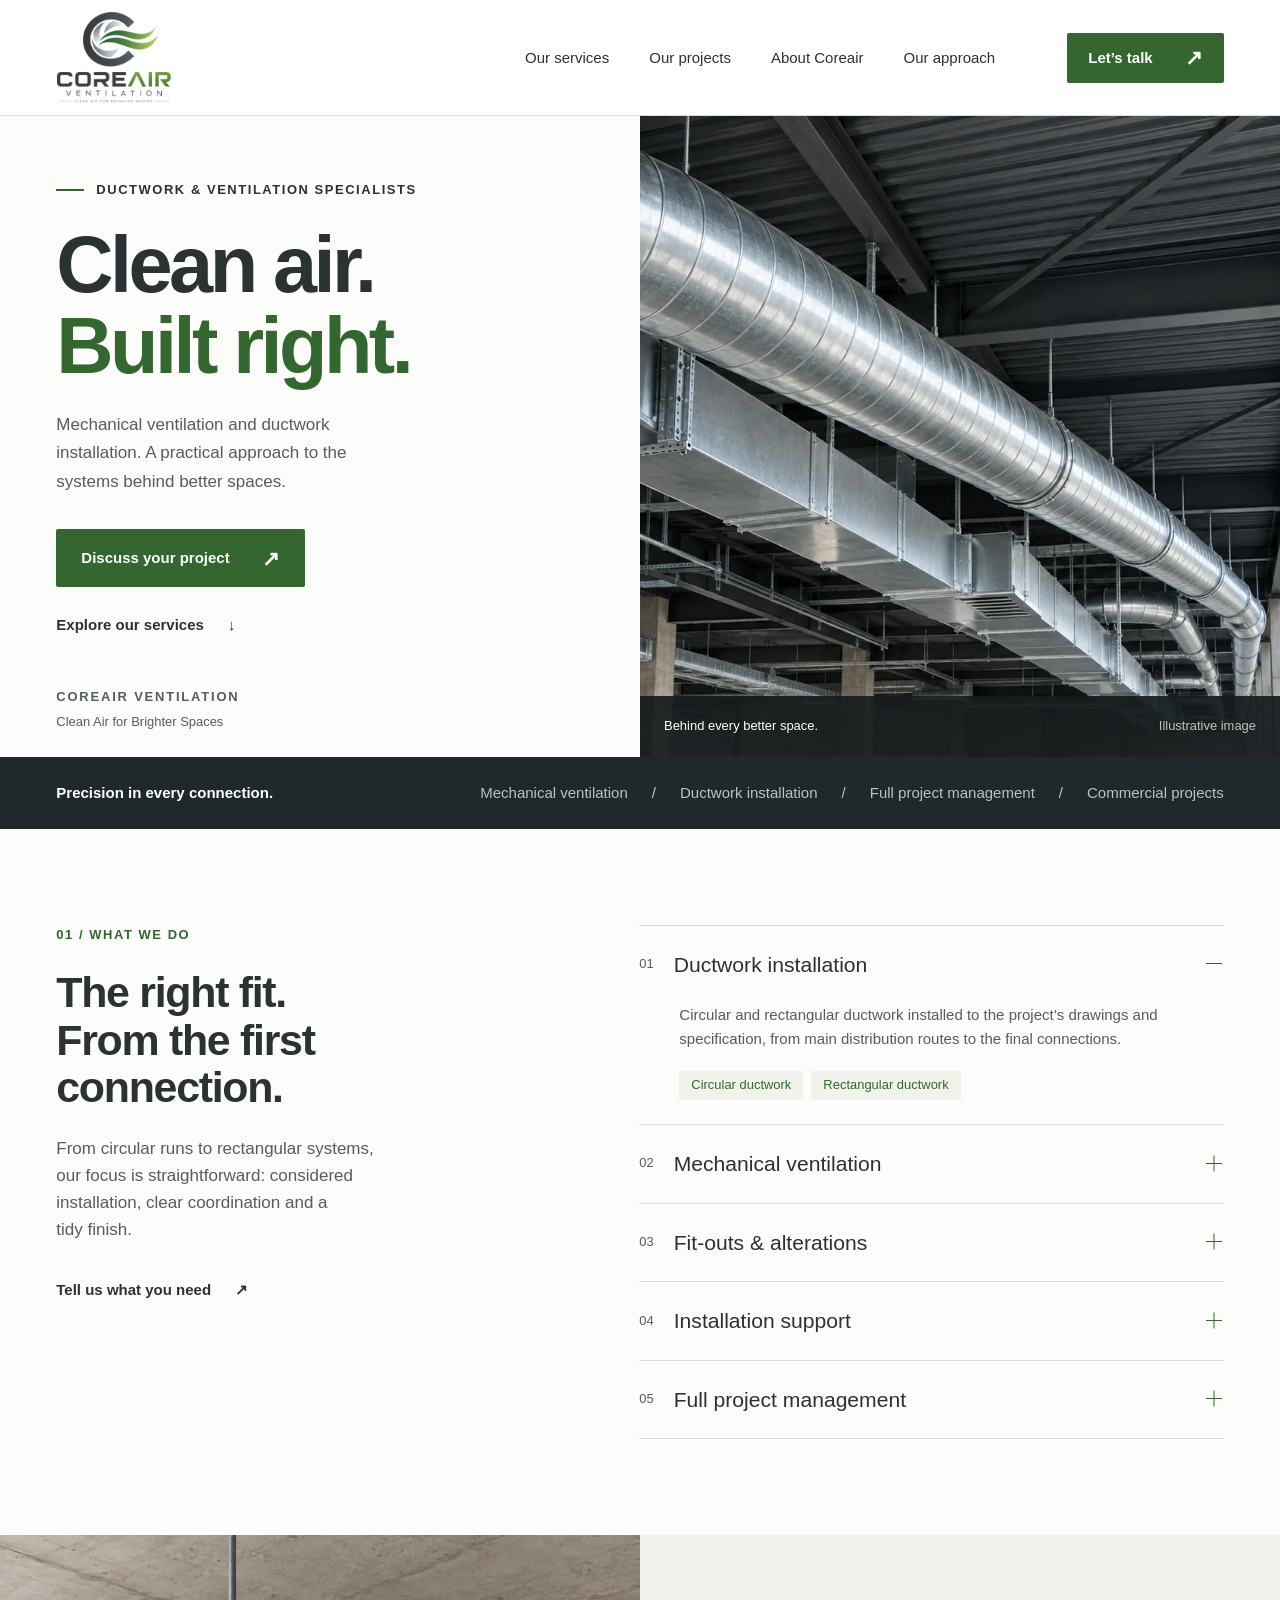
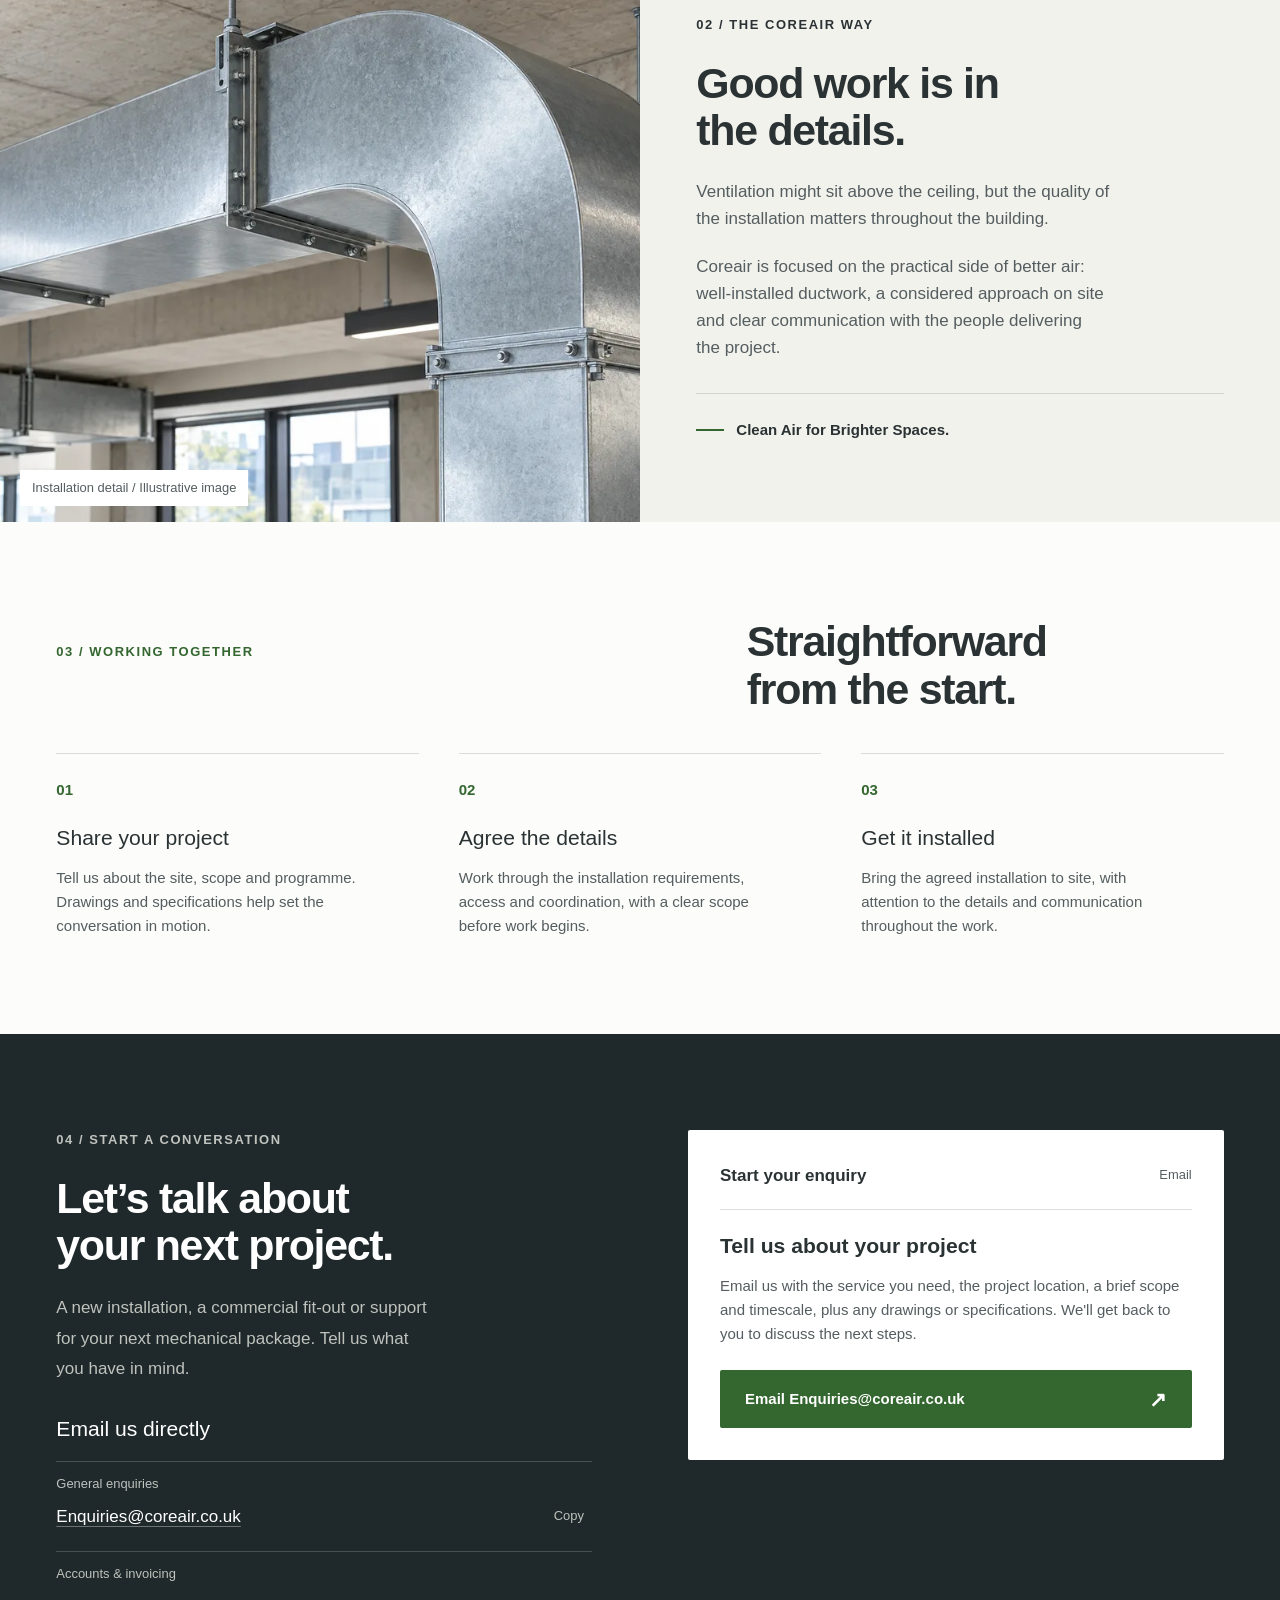
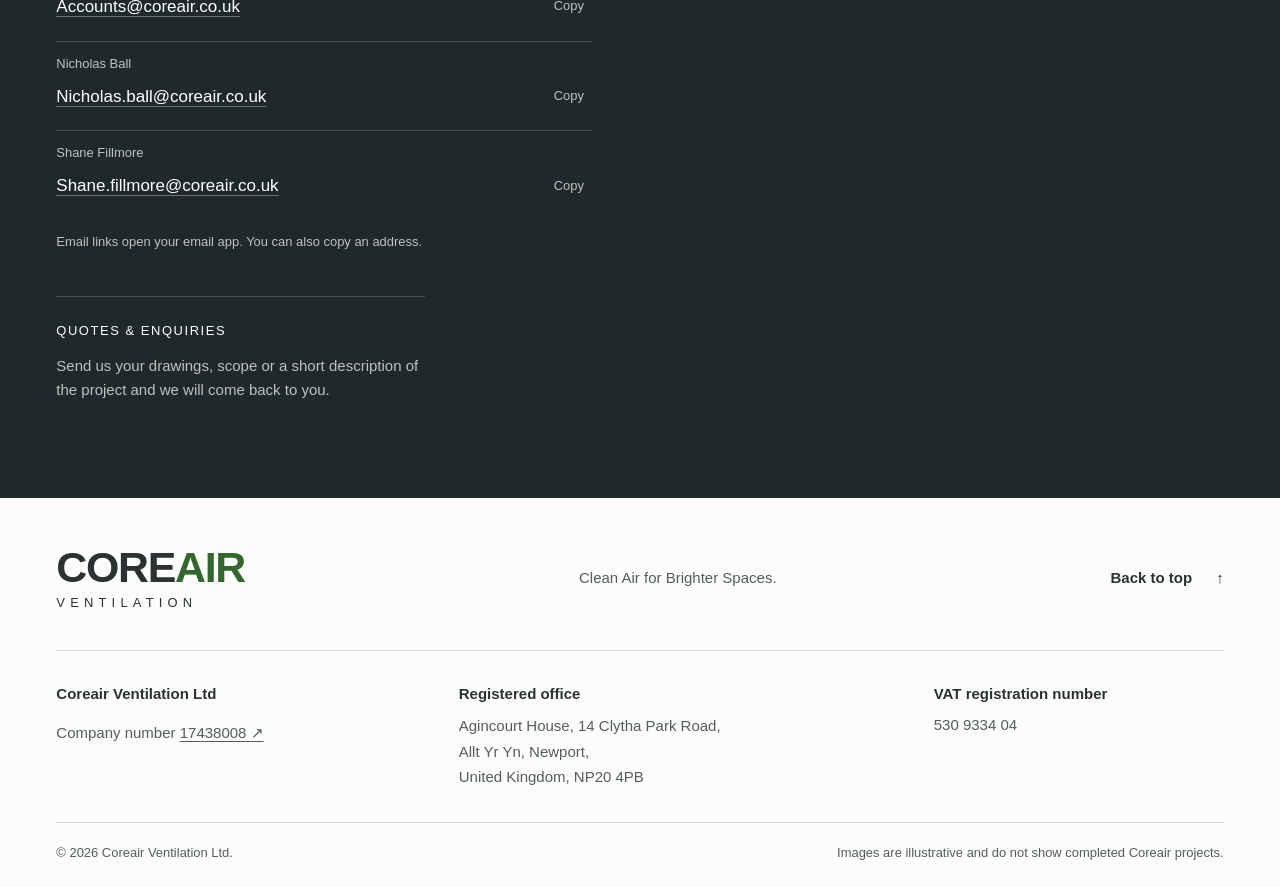
<file: index.html>
<!doctype html>
<html lang="en-GB">
<head>
  <meta charset="utf-8">
  <meta name="viewport" content="width=device-width,initial-scale=1">
  <meta name="robots" content="index,follow">
  <link rel="canonical" href="https://coreair.co.uk/">
  <title>Coreair Ventilation | Ductwork &amp; Mechanical Ventilation Installation</title>
  <meta name="description" content="Coreair Ventilation Ltd installs ductwork and mechanical ventilation systems for commercial projects, fit-outs and contractors. Email Enquiries@coreair.co.uk to discuss your project.">
  <meta property="og:title" content="Coreair Ventilation | Ductwork &amp; Mechanical Ventilation Installation">
  <meta property="og:description" content="Ductwork and mechanical ventilation installation for commercial projects, fit-outs and contractors.">
  <meta property="og:url" content="https://coreair.co.uk/">
  <meta property="og:type" content="website">
  <meta property="og:image" content="https://coreair.co.uk/assets/ductwork-hero.webp">
  <script type="application/ld+json">
  {"@context":"https://schema.org","@type":"LocalBusiness","name":"Coreair Ventilation Ltd","url":"https://coreair.co.uk/","logo":"https://coreair.co.uk/assets/coreair-logo.webp","email":"Enquiries@coreair.co.uk","description":"Ductwork and mechanical ventilation installation for commercial projects.","slogan":"Clean Air for Brighter Spaces","address":{"@type":"PostalAddress","streetAddress":"Agincourt House, 14 Clytha Park Road","addressLocality":"Newport","postalCode":"NP20 4PB","addressCountry":"GB"},"vatID":"GB530933404"}
  </script>
  <meta name="theme-color" content="#32383a">
  <link rel="preconnect" href="https://api.fontshare.com">
  <link href="https://api.fontshare.com/v2/css?f[]=satoshi@400,500,700&f[]=cabinet-grotesk@500,700,800&display=swap" rel="stylesheet">
  <link rel="stylesheet" href="./base.css">
  <link rel="stylesheet" href="./style.css?v=3">
  <link rel="preload" as="image" href="./assets/ductwork-hero.webp">
  <script src="./app.js?v=4" defer></script>
</head>
<body>
  <a class="skip-link" href="#main">Skip to content</a>
  <header class="site-header">
    <div class="header-inner">
      <a class="brand" href="#home" aria-label="Coreair Ventilation home"><img src="./assets/coreair-logo.webp" width="600" height="480" alt="Coreair Ventilation. Clean Air for Brighter Spaces."></a>
      <nav class="desktop-nav" aria-label="Main navigation">
        <a href="#services">Our services</a><a href="./projects.html">Our projects</a><a href="#about">About Coreair</a><a href="#approach">Our approach</a>
      </nav>
      <a class="button header-cta" href="#contact">Let’s talk <span aria-hidden="true">↗</span></a>
      <button class="menu-toggle" aria-expanded="false" aria-controls="mobile-nav">Menu <span aria-hidden="true">☰</span></button>
    </div>
    <nav id="mobile-nav" class="mobile-nav" aria-label="Mobile navigation" hidden>
      <a href="#services">Our services</a><a href="./projects.html">Our projects</a><a href="#about">About Coreair</a><a href="#approach">Our approach</a><a href="#contact">Discuss your project ↗</a>
    </nav>
  </header>
  <main id="main">
    <section class="hero" id="home" aria-labelledby="hero-title">
      <div class="hero-copy">
        <p class="eyebrow"><span class="small-rule" aria-hidden="true"></span> Ductwork &amp; ventilation specialists</p>
        <h1 id="hero-title">Clean air.<br><span>Built right.</span></h1>
        <p class="hero-description">Mechanical ventilation and ductwork installation. A practical approach to the systems behind better spaces.</p>
        <a href="#contact" class="button">Discuss your project <span aria-hidden="true">↗</span></a>
        <a href="#services" class="text-link">Explore our services <span aria-hidden="true">↓</span></a>
        <div class="hero-footnote"><span>COREAIR VENTILATION</span><span>Clean Air for Brighter Spaces</span></div>
      </div>
      <figure class="hero-visual">
        <img src="./assets/ductwork-hero.webp" width="1536" height="1024" alt="Illustrative commercial interior with exposed galvanised ventilation ductwork" fetchpriority="high">
        <figcaption><span>Behind every better space.</span><span>Illustrative image</span></figcaption>
      </figure>
    </section>
    <div class="scope-strip" aria-label="Core services"><span>Precision in every connection.</span><div><span>Mechanical ventilation</span><span aria-hidden="true">/</span><span>Ductwork installation</span><span aria-hidden="true">/</span><span>Full project management</span><span aria-hidden="true">/</span><span>Commercial projects</span></div></div>
    <section class="services section-wrap" id="services" aria-labelledby="services-title">
      <div class="section-intro">
        <p class="eyebrow">01 / What we do</p>
        <h2 id="services-title">The right fit.<br>From the first connection.</h2>
        <p>From circular runs to rectangular systems, our focus is straightforward: considered installation, clear coordination and a tidy finish.</p>
        <a class="text-link" href="#contact">Tell us what you need <span aria-hidden="true">↗</span></a>
      </div>
      <div class="service-list">
        <details open>
          <summary><span class="service-number">01</span><h3>Ductwork installation</h3><span class="expand" aria-hidden="true"></span></summary>
          <div class="service-body"><p>Circular and rectangular ductwork installed to the project’s drawings and specification, from main distribution routes to the final connections.</p><div class="service-tags"><span>Circular ductwork</span><span>Rectangular ductwork</span></div></div>
        </details>
        <details>
          <summary><span class="service-number">02</span><h3>Mechanical ventilation</h3><span class="expand" aria-hidden="true"></span></summary>
          <div class="service-body"><p>Installation of supply and extract ventilation systems, connecting equipment, ductwork and terminals as part of a coordinated building-services package.</p><div class="service-tags"><span>Supply air</span><span>Extract systems</span></div></div>
        </details>
        <details>
          <summary><span class="service-number">03</span><h3>Fit-outs &amp; alterations</h3><span class="expand" aria-hidden="true"></span></summary>
          <div class="service-body"><p>Ductwork installation and modifications for changing layouts. Discuss new fit-outs, refurbishments or alterations to an existing installation with us.</p><div class="service-tags"><span>Commercial fit-outs</span><span>Refurbishments</span></div></div>
        </details>
        <details>
          <summary><span class="service-number">04</span><h3>Installation support</h3><span class="expand" aria-hidden="true"></span></summary>
          <div class="service-body"><p>Speak to us about ductwork installation support for your mechanical package. Share the scope, programme and site requirements so we can discuss the right arrangement.</p><div class="service-tags"><span>Site coordination</span><span>Project support</span></div></div>
        </details>
        <details>
          <summary><span class="service-number">05</span><h3>Full project management</h3><span class="expand" aria-hidden="true"></span></summary>
          <div class="service-body"><p>Coreair offers full project management for ductwork and mechanical ventilation packages, from the first conversation through to handover. One point of contact, with planning, programme and site coordination handled for you.</p><div class="service-tags"><span>Planning &amp; programme</span><span>Single point of contact</span><span>Handover</span></div></div>
        </details>
      </div>
    </section>
    <section class="about" id="about" aria-labelledby="about-title">
      <figure class="about-image"><img src="./assets/ductwork-detail.webp" width="1376" height="1024" alt="Illustrative close-up of rectangular metal ductwork and flange connections" loading="lazy" decoding="async"><figcaption>Installation detail / Illustrative image</figcaption></figure>
      <div class="about-copy">
        <p class="eyebrow">02 / The Coreair way</p>
        <h2 id="about-title">Good work is in<br>the details.</h2>
        <p>Ventilation might sit above the ceiling, but the quality of the installation matters throughout the building.</p>
        <p>Coreair is focused on the practical side of better air: well-installed ductwork, a considered approach on site and clear communication with the people delivering the project.</p>
        <div class="brand-promise"><span class="small-rule" aria-hidden="true"></span> Clean Air for Brighter Spaces.</div>
      </div>
    </section>
    <section class="approach section-wrap" id="approach" aria-labelledby="approach-title">
      <div class="approach-heading"><p class="eyebrow">03 / Working together</p><h2 id="approach-title">Straightforward from the start.</h2></div>
      <ol class="steps" role="list">
        <li><span class="step-number">01</span><h3>Share your project</h3><p>Tell us about the site, scope and programme. Drawings and specifications help set the conversation in motion.</p></li>
        <li><span class="step-number">02</span><h3>Agree the details</h3><p>Work through the installation requirements, access and coordination, with a clear scope before work begins.</p></li>
        <li><span class="step-number">03</span><h3>Get it installed</h3><p>Bring the agreed installation to site, with attention to the details and communication throughout the work.</p></li>
      </ol>
    </section>
    <section class="contact" id="contact" aria-labelledby="contact-title">
      <div class="contact-inner">
        <div class="contact-copy">
          <p class="eyebrow">04 / Start a conversation</p>
          <h2 id="contact-title">Let’s talk about<br>your next project.</h2>
          <p>A new installation, a commercial fit-out or support for your next mechanical package. Tell us what you have in mind.</p>
          <div class="contact-directory" aria-labelledby="direct-contact-title">
            <h3 id="direct-contact-title">Email us directly</h3>
            <div class="contact-person">
              <span class="contact-label">General enquiries</span>
              <div class="contact-email-row"><a href="mailto:Enquiries@coreair.co.uk" target="_blank" rel="noopener noreferrer">Enquiries@coreair.co.uk</a><button type="button" class="copy-email" data-email="Enquiries@coreair.co.uk" aria-label="Copy enquiries email address">Copy</button></div>
            </div>
            <div class="contact-person">
              <span class="contact-label">Accounts &amp; invoicing</span>
              <div class="contact-email-row"><a href="mailto:Accounts@coreair.co.uk" target="_blank" rel="noopener noreferrer">Accounts@coreair.co.uk</a><button type="button" class="copy-email" data-email="Accounts@coreair.co.uk" aria-label="Copy accounts email address">Copy</button></div>
            </div>
            <div class="contact-person">
              <span class="contact-label">Nicholas Ball</span>
              <div class="contact-email-row"><a href="mailto:Nicholas.ball@coreair.co.uk" target="_blank" rel="noopener noreferrer">Nicholas.ball@coreair.co.uk</a><button type="button" class="copy-email" data-email="Nicholas.ball@coreair.co.uk" aria-label="Copy Nicholas Ball email address">Copy</button></div>
            </div>
            <div class="contact-person">
              <span class="contact-label">Shane Fillmore</span>
              <div class="contact-email-row"><a href="mailto:Shane.fillmore@coreair.co.uk" target="_blank" rel="noopener noreferrer">Shane.fillmore@coreair.co.uk</a><button type="button" class="copy-email" data-email="Shane.fillmore@coreair.co.uk" aria-label="Copy Shane Fillmore email address">Copy</button></div>
            </div>
            <p id="copy-status" role="status" aria-live="polite">Email links open your email app. You can also copy an address.</p>
          </div>
          <div class="contact-note"><span class="note-label">QUOTES &amp; ENQUIRIES</span><p>Send us your drawings, scope or a short description of the project and we will come back to you.</p></div>
        </div>
        <div class="enquiry-panel">
          <div class="form-topline"><span>Start your enquiry</span><span>Email</span></div>
          <h3 class="enquiry-heading">Tell us about your project</h3>
          <p class="enquiry-text">Email us with the service you need, the project location, a brief scope and timescale, plus any drawings or specifications. We'll get back to you to discuss the next steps.</p>
          <a class="button form-next" href="mailto:Enquiries@coreair.co.uk?subject=Project%20enquiry">Email Enquiries@coreair.co.uk <span aria-hidden="true">↗</span></a>
        </div>
      </div>
    </section>
  </main>
  <footer class="site-footer">
    <div class="footer-top"><a href="#home" class="footer-name" aria-label="Back to Coreair home">CORE<span>AIR</span><small>VENTILATION</small></a><p>Clean Air for Brighter Spaces.</p><a class="text-link" href="#home">Back to top <span aria-hidden="true">↑</span></a></div>
    <div class="company-details" aria-label="Company registration details">
      <div class="company-identity">
        <h3>Coreair Ventilation Ltd</h3>
        <p>Company number <a href="https://find-and-update.company-information.service.gov.uk/company/17438008" target="_blank" rel="noopener noreferrer" aria-label="Company number 17438008 on Companies House, opens in a new tab">17438008 <span aria-hidden="true">↗</span></a></p>
      </div>
      <div class="registered-office">
        <h3>Registered office</h3>
        <address>Agincourt House, 14 Clytha Park Road,<br>Allt Yr Yn, Newport,<br>United Kingdom, NP20 4PB</address>
      </div>
      <div class="vat-registration">
        <h3>VAT registration number</h3>
        <p>530 9334 04</p>
      </div>
    </div>
    <div class="footer-bottom"><span>© 2026 Coreair Ventilation Ltd.</span><span>Images are illustrative and do not show completed Coreair projects.</span></div>
  </footer>
</body>
</html>
</file>
<file: base.css>
*,*::before,*::after{box-sizing:border-box;margin:0;padding:0}
html{-moz-text-size-adjust:none;-webkit-text-size-adjust:none;text-size-adjust:none;-webkit-font-smoothing:antialiased;-moz-osx-font-smoothing:grayscale;text-rendering:optimizeLegibility;scroll-padding-top:var(--space-32)}
body{min-height:100dvh;line-height:1.6;font-family:var(--font-body,sans-serif);font-size:var(--text-base);color:var(--color-text);background:var(--color-bg)}
img,picture,video,canvas,svg{display:block;max-width:100%;height:auto}
ul[role=list],ol[role=list]{list-style:none}
input,button,textarea,select{font:inherit;color:inherit}
h1,h2,h3,h4,h5,h6{text-wrap:balance;line-height:1.15}
p,li,figcaption{text-wrap:pretty}
::selection{background:oklch(from var(--color-primary) l c h / .2)}
:focus-visible{outline:3px solid var(--color-primary);outline-offset:4px}
button{cursor:pointer;background:none;border:none}
a{color:inherit;text-decoration:none}
button,a,input,select,textarea{-webkit-tap-highlight-color:transparent}
[hidden]{display:none!important}
@media(prefers-reduced-motion:reduce){*,*::before,*::after{animation-duration:.01ms!important;transition-duration:.01ms!important;scroll-behavior:auto!important}}
</file>
<file: style.css>
:root{
  --font-display:'Cabinet Grotesk',sans-serif;--font-body:'Satoshi',sans-serif;
  --text-xs:clamp(.75rem,.73rem + .1vw,.8125rem);--text-sm:clamp(.875rem,.83rem + .15vw,.9375rem);--text-base:clamp(1rem,.95rem + .15vw,1.0625rem);--text-lg:clamp(1.125rem,1rem + .4vw,1.375rem);--text-xl:clamp(2rem,1.4rem + 1.6vw,2.875rem);--text-hero:clamp(3.6rem,2rem + 3.7vw,6.125rem);
  --space-1:.25rem;--space-2:.5rem;--space-3:.75rem;--space-4:1rem;--space-5:1.25rem;--space-6:1.5rem;--space-8:2rem;--space-10:2.5rem;--space-12:3rem;--space-16:4rem;--space-20:5rem;--space-24:6rem;--space-32:8rem;
  --color-bg:oklch(99% .002 110);--color-text:oklch(31% .012 215);--color-primary:oklch(46% .10 142);--color-primary-hover:oklch(38% .09 142);--color-muted:oklch(47% .012 215);--color-soft:oklch(96% .007 110);--color-white:oklch(100% 0 0);--color-line:oklch(31% .012 215 / .16);--color-dark:oklch(27% .013 210);--color-light-muted:oklch(81% .008 130);--radius-sm:2px;
  --gutter:clamp(var(--space-6),4.4vw,var(--space-20));--content-width:1440px;
}
#enquiry-result{scroll-margin-top:var(--space-32)}
.company-details{display:grid;grid-template-columns:1fr 1.2fr .8fr;gap:var(--space-10);border-top:1px solid var(--color-line);padding-block:var(--space-8);font-size:var(--text-sm);color:var(--color-muted)}
.company-details h3{font-family:var(--font-body);font-size:var(--text-sm);font-weight:700;line-height:1.5;color:var(--color-text);margin-bottom:var(--space-2)}
.company-details address{font-style:normal;line-height:1.7}
.company-details a{display:inline-block;text-decoration:underline;text-underline-offset:3px;padding-block:var(--space-2)}
.company-details a:hover{color:var(--color-primary)}
.company-details .vat-registration p{font-variant-numeric:tabular-nums}
@media(max-width:760px){.company-details{grid-template-columns:1fr;gap:var(--space-6)}}
.contact-directory{margin-top:var(--space-8);min-width:0}
.contact-directory h3{font-size:var(--text-lg);font-weight:500;margin-bottom:var(--space-5)}
.contact-person{padding-block:var(--space-3);border-top:1px solid oklch(100% 0 0 / .18)}
.contact-label{font-size:var(--text-xs);color:var(--color-light-muted);display:block}
.contact-email-row{display:flex;align-items:center;gap:var(--space-3);justify-content:space-between;min-width:0}
.contact-email-row a{font-size:var(--text-base);font-weight:500;overflow-wrap:anywhere;min-width:0;min-height:44px;display:flex;align-items:center;text-decoration:underline;text-decoration-color:oklch(100% 0 0 / .35);text-underline-offset:4px}
.contact-email-row a:hover{text-decoration-color:var(--color-white)}
.copy-email{font-size:var(--text-xs);min-height:44px;min-width:44px;padding:var(--space-2);color:var(--color-light-muted);flex:none}
.copy-email:hover{color:var(--color-white);text-decoration:underline}
.contact-directory :focus-visible{outline-color:var(--color-white)}
#copy-status{font-size:var(--text-xs);color:var(--color-light-muted);margin-top:var(--space-3);min-height:40px}
.contact-directory+.contact-note{margin-top:var(--space-6)}
.sr-only{position:absolute;width:1px;height:1px;overflow:hidden;clip:rect(0,0,0,0);white-space:nowrap}
.skip-link{position:fixed;top:-80px;left:var(--space-4);z-index:100;background:var(--color-white);padding:var(--space-3)}.skip-link:focus{top:var(--space-3)}
.preview-bar{background:var(--color-dark);color:var(--color-white);padding:var(--space-2) var(--gutter);display:flex;align-items:center;justify-content:center;gap:var(--space-2);font-size:var(--text-xs);letter-spacing:.02em}
.preview-extra{color:var(--color-light-muted)}.preview-dot{width:5px;height:5px;border-radius:50%;background:oklch(77% .12 135)}
.site-header{position:sticky;top:0;z-index:20;background:var(--color-white);border-bottom:1px solid var(--color-line)}
.header-inner{max-width:var(--content-width);margin-inline:auto;padding:var(--space-3) var(--gutter);display:flex;align-items:center;justify-content:space-between;gap:var(--space-8);min-height:110px}
.brand{display:block;width:116px;flex:none}.brand img{width:116px;height:91px;object-fit:contain}
.desktop-nav{display:flex;gap:var(--space-10);margin-left:auto;margin-right:var(--space-10);font-size:var(--text-sm);font-weight:500}.desktop-nav a{padding-block:var(--space-3)}.desktop-nav a:hover,.text-link:hover{color:var(--color-primary)}
.button{display:inline-flex;align-items:center;justify-content:space-between;gap:var(--space-8);padding:var(--space-4) var(--space-6);min-height:52px;border:1px solid transparent;border-radius:var(--radius-sm);background:var(--color-primary);color:var(--color-white);font-size:var(--text-sm);font-weight:700;text-align:left}.button:hover{background:var(--color-primary-hover)}.button:active{transform:translateY(1px)}.button span{font-size:var(--text-lg);line-height:1}
.header-cta{padding:var(--space-3) var(--space-5);min-height:46px}.menu-toggle{display:none;min-height:44px;font-size:var(--text-sm);font-weight:700}.mobile-nav{padding:var(--space-4) var(--gutter);border-top:1px solid var(--color-line)}.mobile-nav a{display:block;padding:var(--space-3) 0}
.hero{display:grid;grid-template-columns:1fr 1fr;max-width:var(--content-width);margin-inline:auto;min-height:620px}
.hero-copy{padding:var(--space-16) var(--space-10) var(--space-6) var(--gutter);display:flex;flex-direction:column;align-items:flex-start}
.eyebrow{font-size:var(--text-xs);font-weight:700;letter-spacing:.12em;text-transform:uppercase;display:flex;align-items:center;gap:var(--space-3);margin-bottom:var(--space-6)}.small-rule{width:28px;height:2px;display:inline-block;flex:none;background:var(--color-primary)}
h1{font-family:var(--font-display);font-size:var(--text-hero);font-weight:700;letter-spacing:-.045em;line-height:1.02;margin-bottom:var(--space-6)}h1 span{color:var(--color-primary)}
.hero-description{color:var(--color-muted);max-width:37ch;margin-bottom:var(--space-8);line-height:1.7}
.text-link{display:inline-flex;gap:var(--space-6);align-items:center;min-height:44px;font-size:var(--text-sm);font-weight:700}.hero-copy>.text-link{margin-top:var(--space-4)}
.hero-footnote{width:100%;margin-top:auto;padding-top:var(--space-10);display:flex;flex-direction:column;gap:var(--space-1);font-size:var(--text-xs);color:var(--color-muted)}.hero-footnote span:first-child{font-weight:700;font-size:var(--text-xs);letter-spacing:.14em}
.hero-visual{position:relative;min-height:620px;background:var(--color-dark)}.hero-visual>img{width:100%;height:100%;position:absolute;inset:0;object-fit:cover;object-position:58% center}.hero-visual figcaption{position:absolute;bottom:0;left:0;right:0;padding:var(--space-5) var(--space-6);display:flex;justify-content:space-between;gap:var(--space-4);background:oklch(22% .01 210 / .92);color:var(--color-white);font-size:var(--text-xs)}.hero-visual figcaption span:last-child{color:var(--color-light-muted)}
.scope-strip{padding:var(--space-6) var(--gutter);display:flex;justify-content:space-between;gap:var(--space-6);background:var(--color-dark);color:var(--color-white);font-size:var(--text-sm)}.scope-strip>span{font-weight:700}.scope-strip>div{display:flex;align-items:center;gap:var(--space-6);color:var(--color-light-muted)}
.section-wrap{max-width:var(--content-width);margin-inline:auto;padding-inline:var(--gutter)}
.services{display:grid;grid-template-columns:1fr 1.2fr;gap:var(--space-24);padding-block:var(--space-24)}
h2{font-family:var(--font-display);font-size:var(--text-xl);font-weight:700;letter-spacing:-.03em;line-height:1.1;margin-bottom:var(--space-6)}.section-intro>p:not(.eyebrow){color:var(--color-muted);max-width:37ch;margin-bottom:var(--space-6)}.section-intro .eyebrow,.approach .eyebrow{color:var(--color-primary)}
.service-list{border-top:1px solid var(--color-line)}.service-list details{border-bottom:1px solid var(--color-line)}.service-list summary{display:flex;align-items:center;gap:var(--space-5);padding-block:var(--space-6);cursor:pointer;list-style:none}.service-list summary::-webkit-details-marker{display:none}.service-number{font-size:var(--text-xs);color:var(--color-muted);font-variant-numeric:tabular-nums}.service-list h3{font-size:var(--text-lg);font-weight:500;line-height:1.4}.expand{margin-left:auto;position:relative;width:18px;height:18px;flex:none}.expand:before,.expand:after{content:"";position:absolute;left:0;top:8px;width:16px;height:1px;background:var(--color-primary)}.expand:after{transform:rotate(90deg)}details[open] .expand:after{transform:rotate(0)}.service-body{padding:0 var(--space-8) var(--space-6) var(--space-10)}.service-body>p{color:var(--color-muted);font-size:var(--text-sm)}.service-tags{display:flex;flex-wrap:wrap;gap:var(--space-2);margin-top:var(--space-5)}.service-tags span{padding:var(--space-1) var(--space-3);background:var(--color-soft);font-size:var(--text-xs);color:var(--color-primary)}
.about{display:grid;grid-template-columns:1fr 1fr;background:var(--color-soft);max-width:var(--content-width);margin-inline:auto}.about-image{position:relative;min-height:540px}.about-image img{position:absolute;inset:0;width:100%;height:100%;object-fit:cover}.about-image figcaption{position:absolute;bottom:var(--space-4);left:var(--space-5);font-size:var(--text-xs);background:var(--color-white);color:var(--color-muted);padding:var(--space-2) var(--space-3)}.about-copy{padding:var(--space-20) var(--gutter);align-self:center}.about-copy>p:not(.eyebrow){color:var(--color-muted);margin-bottom:var(--space-5);max-width:45ch}.brand-promise{display:flex;align-items:center;gap:var(--space-3);border-top:1px solid var(--color-line);padding-top:var(--space-6);margin-top:var(--space-8);font-weight:700;font-size:var(--text-sm)}
.approach{padding-block:var(--space-24)}.approach-heading{display:flex;align-items:baseline;justify-content:space-between;gap:var(--space-10);margin-bottom:var(--space-10)}.approach-heading h2{max-width:20ch;margin:0}.steps{display:grid;grid-template-columns:repeat(3,1fr);gap:var(--space-10)}.steps li{border-top:1px solid var(--color-line);padding-top:var(--space-6)}.step-number{display:block;font-size:var(--text-sm);color:var(--color-primary);font-weight:700;margin-bottom:var(--space-6)}.steps h3{font-size:var(--text-lg);font-weight:500;margin-bottom:var(--space-4)}.steps p{font-size:var(--text-sm);color:var(--color-muted);max-width:37ch}
.contact{background:var(--color-dark);color:var(--color-white)}.contact-inner{max-width:var(--content-width);padding:var(--space-24) var(--gutter);margin-inline:auto;display:grid;grid-template-columns:1fr 1fr;gap:var(--space-24)}.contact-copy>.eyebrow{color:var(--color-light-muted)}.contact-copy>p:not(.eyebrow){color:var(--color-light-muted);max-width:40ch;line-height:1.8}.contact-note{border-top:1px solid oklch(100% 0 0 / .18);padding-top:var(--space-6);margin-top:var(--space-16);max-width:39ch}.note-label{display:block;font-size:var(--text-xs);letter-spacing:.12em;margin-bottom:var(--space-3)}.contact-note p{font-size:var(--text-sm);color:var(--color-light-muted)}
.enquiry-panel{padding:var(--space-8);background:var(--color-white);color:var(--color-text);border-radius:var(--radius-sm);align-self:start}.form-topline{display:flex;justify-content:space-between;align-items:center;gap:var(--space-4);border-bottom:1px solid var(--color-line);padding-bottom:var(--space-5);margin-bottom:var(--space-6);font-weight:700}.form-topline span:last-child{font-size:var(--text-xs);font-weight:400;color:var(--color-muted)}
fieldset{border:0;min-width:0}label{font-size:var(--text-sm);font-weight:500;display:block;margin-bottom:var(--space-2)}.optional{font-weight:400;color:var(--color-muted)}input,select,textarea{display:block;width:100%;border:1px solid var(--color-line);border-radius:var(--radius-sm);background:var(--color-white);padding:var(--space-3);font-size:var(--text-base);margin-bottom:var(--space-5);min-height:48px}textarea{resize:vertical}input::placeholder,textarea::placeholder{color:var(--color-muted);opacity:1;font-size:var(--text-sm)}.form-next{width:100%}.form-disclaimer{font-size:var(--text-xs);color:var(--color-muted);margin-top:var(--space-4)}.form-actions{display:flex;justify-content:space-between;gap:var(--space-3);align-items:center}.back-button{min-height:44px;padding:var(--space-2) var(--space-1);font-size:var(--text-sm);font-weight:700}.back-button:hover{color:var(--color-primary)}#enquiry-result h3{font-size:var(--text-lg);margin-bottom:var(--space-4)}.result-note{font-size:var(--text-sm);color:var(--color-muted);margin-bottom:var(--space-6)}#enquiry-summary{margin-bottom:var(--space-6);border-top:1px solid var(--color-line)}#enquiry-summary div{padding-block:var(--space-3);border-bottom:1px solid var(--color-line)}#enquiry-summary dt{font-size:var(--text-xs);color:var(--color-muted)}#enquiry-summary dd{font-size:var(--text-sm);overflow-wrap:anywhere;white-space:pre-wrap}.reset-button{display:block;margin-top:var(--space-3)}
.site-footer{padding:var(--space-12) var(--gutter) var(--space-6);max-width:var(--content-width);margin-inline:auto}.footer-top{display:flex;justify-content:space-between;gap:var(--space-6);align-items:center;padding-bottom:var(--space-10)}.footer-name{font-family:var(--font-display);font-size:var(--text-xl);font-weight:800;line-height:1;letter-spacing:-.03em}.footer-name>span{color:var(--color-primary)}.footer-name small{display:block;font-family:var(--font-body);font-size:var(--text-xs);font-weight:500;letter-spacing:.4em;margin-top:var(--space-2)}.footer-top>p{font-size:var(--text-sm);color:var(--color-muted)}.footer-bottom{display:flex;justify-content:space-between;gap:var(--space-10);border-top:1px solid var(--color-line);padding-top:var(--space-5);font-size:var(--text-xs);color:var(--color-muted)}.footer-bottom span:last-child{max-width:66ch;text-align:right}
@media(min-width:1600px){.scope-strip{padding-inline:max(var(--gutter),calc((100vw - 1280px)/2))}}
@media(max-width:1100px){.desktop-nav{gap:var(--space-6);margin-right:var(--space-4)}.hero{min-height:580px}.hero-visual{min-height:580px}.hero-copy{padding-top:var(--space-12)}.services,.contact-inner{gap:var(--space-12)}.scope-strip{flex-direction:column;gap:var(--space-3)}.about-copy{padding:var(--space-12) var(--gutter)}.about-image{min-height:520px}}
@media(max-width:760px){html{scroll-padding-top:100px}.header-inner{min-height:88px;padding-block:var(--space-2);gap:var(--space-4)}.brand,.brand img{width:88px}.brand img{height:70px}.desktop-nav,.header-cta{display:none}.menu-toggle{display:flex;align-items:center;gap:var(--space-3)}.preview-bar{padding-inline:var(--space-3)}.preview-extra{font-size:var(--text-xs)}.hero{display:flex;flex-direction:column}.hero-copy{padding:var(--space-12) var(--gutter) var(--space-8)}.hero-copy>.eyebrow{font-size:var(--text-xs);letter-spacing:.08em;gap:var(--space-2)}.hero-description{max-width:39ch}.hero-footnote{display:none}.hero-visual{min-height:340px}.hero-visual>img{object-position:center 45%}.hero-visual figcaption{padding:var(--space-4);font-size:var(--text-xs)}.scope-strip{padding:var(--space-6) var(--gutter)}.scope-strip>div{flex-wrap:wrap;gap:var(--space-2) var(--space-3);font-size:var(--text-xs)}.services{grid-template-columns:1fr;gap:var(--space-10);padding-block:var(--space-16)}.section-intro>p:not(.eyebrow){max-width:50ch}.service-list summary{gap:var(--space-4)}.service-body{padding-left:var(--space-8);padding-right:0}.about{display:flex;flex-direction:column-reverse}.about-copy{padding:var(--space-16) var(--gutter)}.about-image{min-height:360px}.approach{padding-block:var(--space-16)}.approach-heading{display:block;margin-bottom:var(--space-8)}.approach-heading h2{max-width:18ch}.steps{grid-template-columns:1fr;gap:var(--space-6)}.steps li{display:grid;grid-template-columns:32px 1fr;column-gap:var(--space-4)}.step-number{grid-row:1/3;margin-bottom:0;padding-top:var(--space-1)}.steps h3{margin-bottom:var(--space-3)}.steps p{grid-column:2;max-width:50ch}.contact-inner{grid-template-columns:1fr;padding:var(--space-16) var(--gutter);gap:var(--space-10)}.contact-note{margin-top:var(--space-8);max-width:50ch}.enquiry-panel{padding:var(--space-6)}.footer-top{flex-wrap:wrap;row-gap:var(--space-6)}.footer-top>p{order:3;width:100%}.footer-bottom{display:block}.footer-bottom span{display:block}.footer-bottom span:last-child{text-align:left;margin-top:var(--space-4)}}
@media(max-width:380px){.preview-extra{max-width:180px}.hero-copy>.eyebrow{font-size:var(--text-xs);letter-spacing:.02em}.small-rule{width:20px}.enquiry-panel{padding:var(--space-5)}.form-actions .button{gap:var(--space-3);padding-inline:var(--space-4)}}

.enquiry-heading{font-size:var(--text-lg);margin-bottom:var(--space-4)}.enquiry-text{font-size:var(--text-sm);color:var(--color-muted);margin-bottom:var(--space-6)}a.button.form-next{text-decoration:none}
</file>
